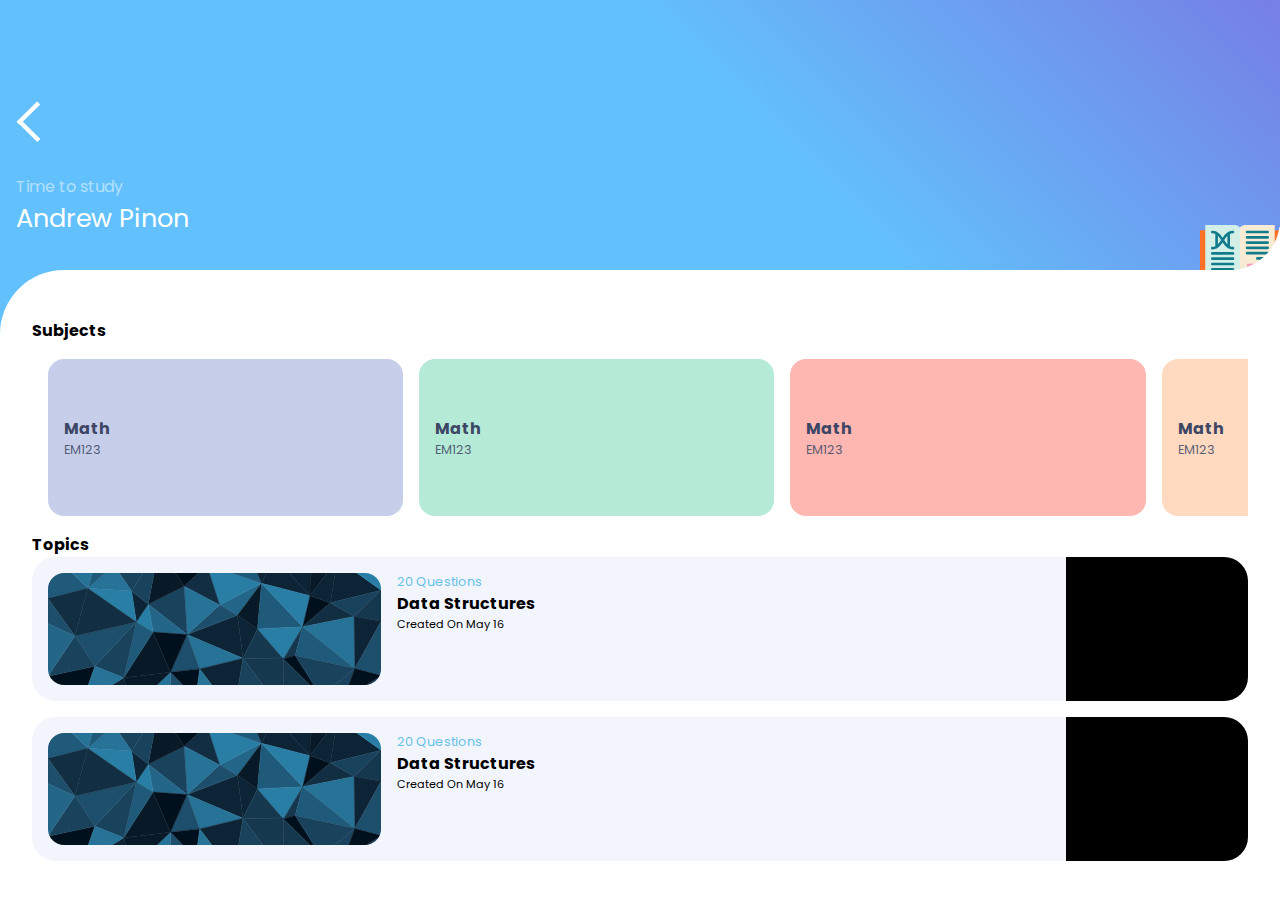
<file: study.html>
<!DOCTYPE html>
<html lang="en">
  <head>
    <meta charset="UTF-8" />
    <meta http-equiv="X-UA-Compatible" content="IE=edge" />
    <meta name="viewport" content="width=device-width, initial-scale=1.0" />
    <link rel="stylesheet" href="./styles/global/global.css">
    <link rel="stylesheet" href="./styles/study/study.css">
    <link rel="preconnect" href="https://fonts.googleapis.com" />
    <link rel="preconnect" href="https://fonts.gstatic.com" crossorigin />
    <link
      href="https://fonts.googleapis.com/css2?family=Poppins:wght@400;600&display=swap"
      rel="stylesheet"
    />
    <title>Document</title>
  </head>
  <body>
    <section class="main_container">
        <section class="upper">
            <div class="container_upper_1">
              <a href="./index.html" class="link_back">
                <img src="./assets/back.svg" alt="back" class="img_back">
              </a>
            </div>
            <div class="container_upper_2">
                <span class="span_subheader">Time to study</span>
                <span class="span_user">Andrew Pinon</span>
            </div>

            <div class="grad_cap "></div>
            <img src="./assets/top_curve.svg.svg" alt="" class="top_curve slide-top">
        </section>
            

        <section class="lower slide-top">
            <div class="lower_container_1 ">
              <span class="span_header">Subjects</span>

              <div class="wrapper_subjects">
                <!--  <div class="box_subject"></div>
                <div class="box_subject"></div>
                <div class="box_subject"></div>
                <div class="box_subject"></div>
                <div class="box_subject"></div> -->
                <!-- <div style="background: red" class="box_subject">
                  
                </div>  -->
              </div>
            </div>
            <div class="lower_container_2 ">
              <span class="span_header">Topics</span>

              <div class="wrapper_topics">

                <div class="box_topics">
                  <div class="sec_1">
                    <div class="background_holder"></div>
                  </div>
                  <div class="sec_2">
                    <span class="span_top_text">20 Questions</span>
                    <span class="span_main_text">Data Structures</span>
                    <span class="span_bottom_text">Created On May 16</span>
                  </div>
                  <div class="sec_3"></div>
                </div>

 
                <div class="box_topics">
                  <div class="sec_1">
                    <div class="background_holder"></div>
                  </div>
                  <div class="sec_2">
                    <span class="span_top_text">20 Questions</span>
                    <span class="span_main_text">Data Structures</span>
                    <span class="span_bottom_text">Created On May 16</span>
                  </div>
                  <div class="sec_3"></div>
                </div>

 
                <div class="box_topics">
                  <div class="sec_1">
                    <div class="background_holder"></div>
                  </div>
                  <div class="sec_2">
                    <span class="span_top_text">20 Questions</span>
                    <span class="span_main_text">Data Structures</span>
                    <span class="span_bottom_text">Created On May 16</span>
                  </div>
                  <div class="sec_3"></div>
                </div>

 
                <div class="box_topics">
                  <div class="sec_1">
                    <div class="background_holder"></div>
                  </div>
                  <div class="sec_2">
                    <span class="span_top_text">20 Questions</span>
                    <span class="span_main_text">Data Structures</span>
                    <span class="span_bottom_text">Created On May 16</span>
                  </div>
                  <div class="sec_3"></div>
                </div>

 
              </div>
            </div>
        </section>
    </section>
    
    <script src="./scripts/study.js"></script>
  </body>
</html>
</file>
<file: styles/global/global.css>
* {
  padding: 0;
  margin: 0;
  -webkit-box-sizing: border-box;
          box-sizing: border-box;
  font-family: "Poppins", sans-serif;
}

.padding_1 {
  padding: 1rem;
}
/*# sourceMappingURL=global.css.map */
</file>
<file: styles/study/study.css>
.main_container {
  height: 100vh;
  width: 100%;
  background: linear-gradient(45deg, #62c1fc 70%, #767fe5);
}

.upper {
  width: 100%;
  height: 30%;
  padding: 2rem 1rem;
  display: -webkit-box;
  display: -ms-flexbox;
  display: flex;
  -webkit-box-orient: vertical;
  -webkit-box-direction: normal;
      -ms-flex-flow: column wrap;
          flex-flow: column wrap;
  -webkit-box-pack: end;
      -ms-flex-pack: end;
          justify-content: flex-end;
  gap: 2rem;
  position: relative;
}

.upper .top_curve {
  position: absolute;
  bottom: 0;
  right: 0;
}

.upper .grad_cap {
  width: 5rem;
  height: 5rem;
  background: center no-repeat url(../../assets/book.svg);
  background-size: 100%;
  position: absolute;
  bottom: -10%;
  right: 0;
  -webkit-transform: scaleX(-1);
          transform: scaleX(-1);
}

.upper .container_upper_1 {
  width: 100%;
  height: 20%;
}

.upper .container_upper_2 {
  display: -webkit-box;
  display: -ms-flexbox;
  display: flex;
  -webkit-box-orient: vertical;
  -webkit-box-direction: normal;
      -ms-flex-direction: column;
          flex-direction: column;
  color: white;
}

.upper .container_upper_2 .span_user {
  font-size: 1.6rem;
}

.img_back {
  height: 100%;
}

.span_subheader {
  color: rgba(255, 255, 255, 0.527);
}

.span_header {
  font-weight: 700;
}

.lower {
  width: 100%;
  height: 70%;
  background: white;
  border-top-left-radius: 4rem;
  z-index: 2;
  position: relative;
  padding: 3rem 2rem;
}

.lower_container_1 {
  width: 100%;
  height: 40%;
  display: -webkit-box;
  display: -ms-flexbox;
  display: flex;
  -webkit-box-orient: vertical;
  -webkit-box-direction: normal;
      -ms-flex-direction: column;
          flex-direction: column;
}

.lower_container_1 .wrapper_subjects {
  display: -webkit-box;
  display: -ms-flexbox;
  display: flex;
  -ms-flex-wrap: nowrap;
      flex-wrap: nowrap;
  gap: 1rem;
  width: 100%;
  height: 100%;
  padding: 1rem;
  overflow: auto;
}

.lower_container_1 .wrapper_subjects .box_subject {
  width: 30%;
  height: 100%;
  padding: 1rem;
  border-radius: 1rem;
  -webkit-box-flex: 0;
      -ms-flex: 0 0 auto;
          flex: 0 0 auto;
  -webkit-box-pack: center;
      -ms-flex-pack: center;
          justify-content: center;
  display: -webkit-box;
  display: -ms-flexbox;
  display: flex;
  -webkit-box-orient: vertical;
  -webkit-box-direction: normal;
      -ms-flex-direction: column;
          flex-direction: column;
}

.lower_container_1 .wrapper_subjects .span_subject_title {
  font-weight: 700;
  color: #3D4765;
}

.lower_container_1 .wrapper_subjects .span_subject_code {
  font-size: .8rem;
  color: #3d4765da;
}

.lower_container_2 {
  width: 100%;
  height: 60%;
}

.lower_container_2 .wrapper_topics::-webkit-scrollbar {
  display: none;
}

.lower_container_2 .wrapper_topics {
  width: 100%;
  height: 100%;
  display: -webkit-box;
  display: -ms-flexbox;
  display: flex;
  -webkit-box-orient: vertical;
  -webkit-box-direction: normal;
      -ms-flex-direction: column;
          flex-direction: column;
  gap: 1rem;
  overflow: auto;
  scrollbar-width: none;
}

.lower_container_2 .wrapper_topics .box_topics {
  width: 100%;
  min-height: 45%;
  border-radius: 1.5rem;
  display: -webkit-box;
  display: -ms-flexbox;
  display: flex;
  background: #f3f5fc;
}

.lower_container_2 .wrapper_topics .box_topics .sec_1, .lower_container_2 .wrapper_topics .box_topics .sec_2, .lower_container_2 .wrapper_topics .box_topics .sec_3 {
  height: 100%;
}

.lower_container_2 .wrapper_topics .box_topics .sec_1 {
  width: 30%;
  padding: 1rem;
}

.lower_container_2 .wrapper_topics .box_topics .sec_1 .background_holder {
  width: 100%;
  height: 100%;
  border-radius: 1rem;
  background: no-repeat center url(../../assets/bg.svg);
  background-size: cover;
}

.lower_container_2 .wrapper_topics .box_topics .sec_2 {
  width: 55%;
  display: -webkit-box;
  display: -ms-flexbox;
  display: flex;
  -webkit-box-orient: vertical;
  -webkit-box-direction: normal;
      -ms-flex-direction: column;
          flex-direction: column;
  padding: 1rem 0;
}

.lower_container_2 .wrapper_topics .box_topics .sec_2 .span_top_text, .lower_container_2 .wrapper_topics .box_topics .sec_2 .span_main_text, .lower_container_2 .wrapper_topics .box_topics .sec_2 .span_bottom_text {
  white-space: nowrap;
}

.lower_container_2 .wrapper_topics .box_topics .sec_2 .span_top_text {
  color: #66C2E9;
  font-size: .8rem;
}

.lower_container_2 .wrapper_topics .box_topics .sec_2 .span_main_text {
  font-weight: 700;
}

.lower_container_2 .wrapper_topics .box_topics .sec_2 .span_bottom_text {
  font-size: .7rem;
}

.lower_container_2 .wrapper_topics .box_topics .sec_3 {
  width: 15%;
  background: black;
  border-top-right-radius: 1.5rem;
  border-bottom-right-radius: 1.5rem;
}

.slide-top {
  -webkit-animation: slide-top 0.5s cubic-bezier(0.25, 0.46, 0.45, 0.94) both;
  animation: slide-top 0.5s cubic-bezier(0.25, 0.46, 0.45, 0.94) both;
}

@-webkit-keyframes slide-top {
  0% {
    -webkit-transform: translateY(500px);
    transform: translateY(500px);
  }
  100% {
    -webkit-transform: translateY(0);
    transform: translateY(0);
  }
}

@keyframes slide-top {
  0% {
    -webkit-transform: translateY(500px);
    transform: translateY(500px);
  }
  100% {
    -webkit-transform: translateY(0);
    transform: translateY(0);
  }
}
/*# sourceMappingURL=study.css.map */
</file>
